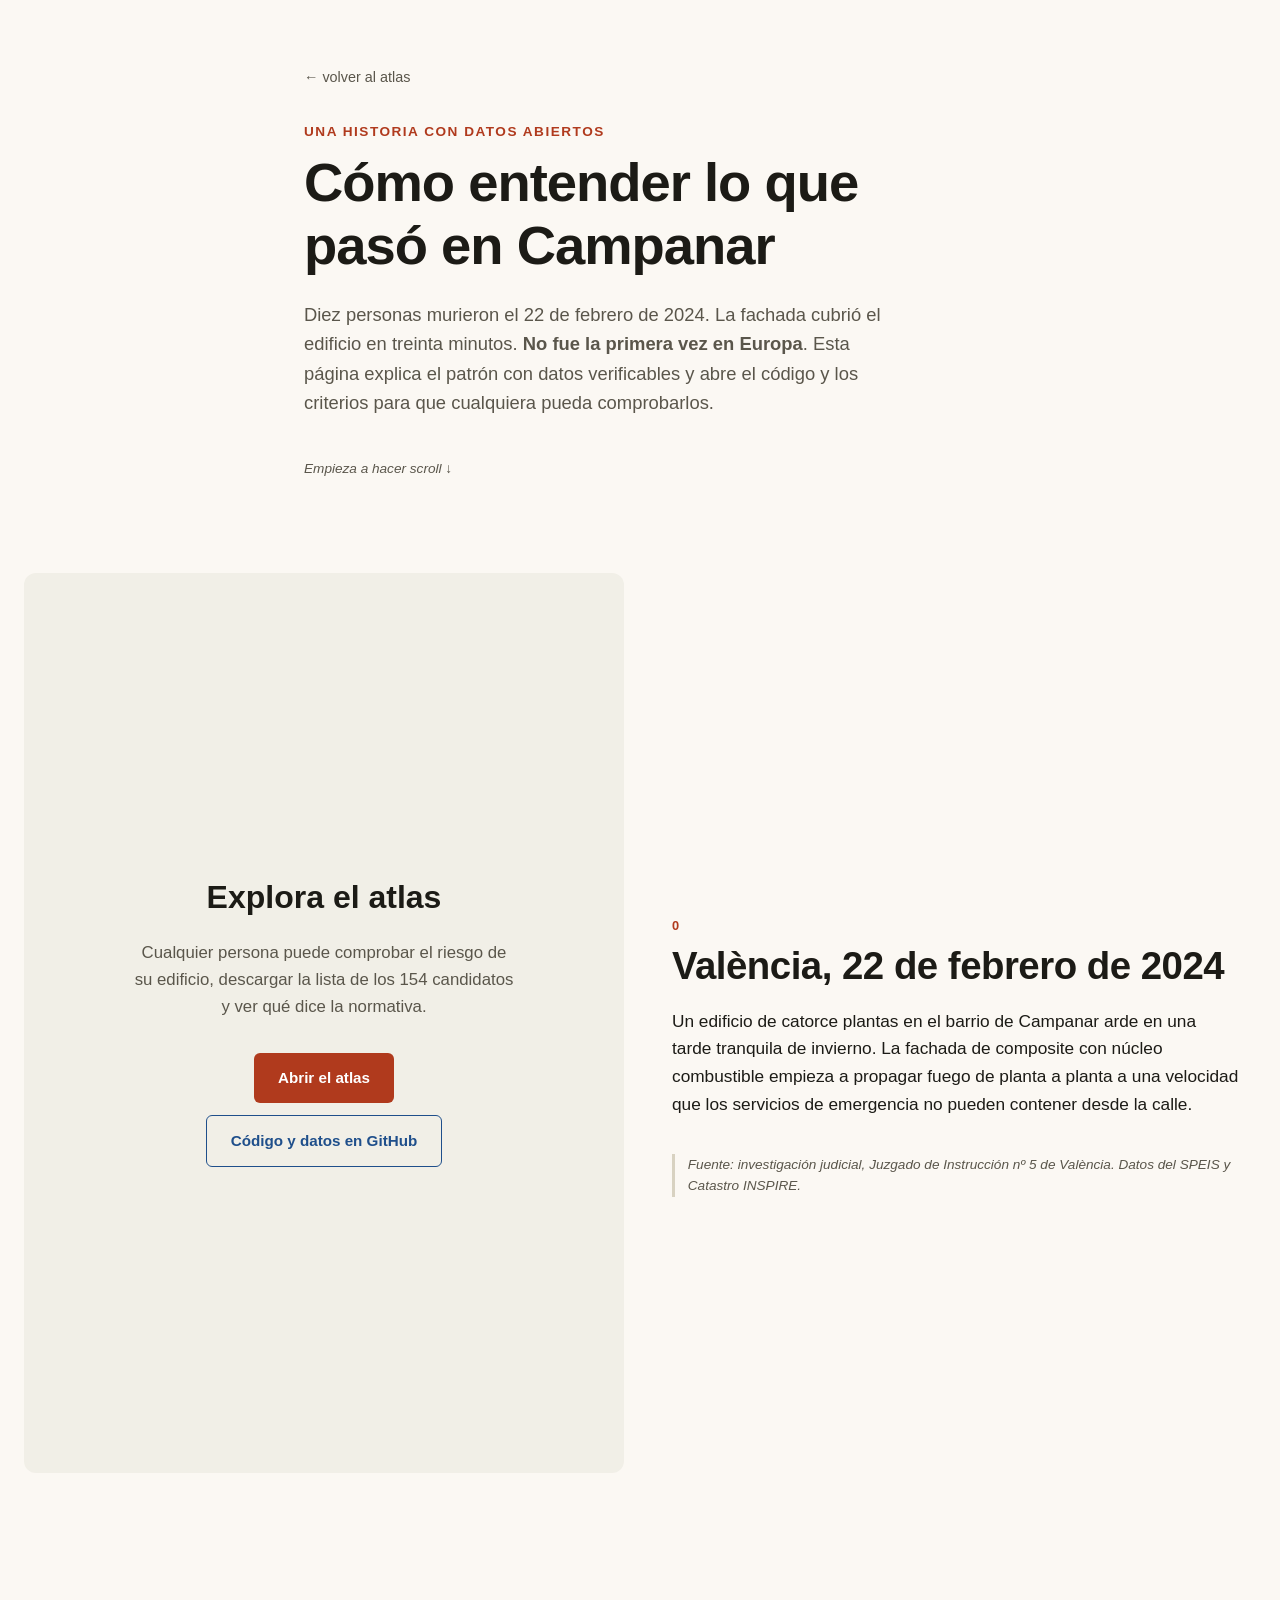
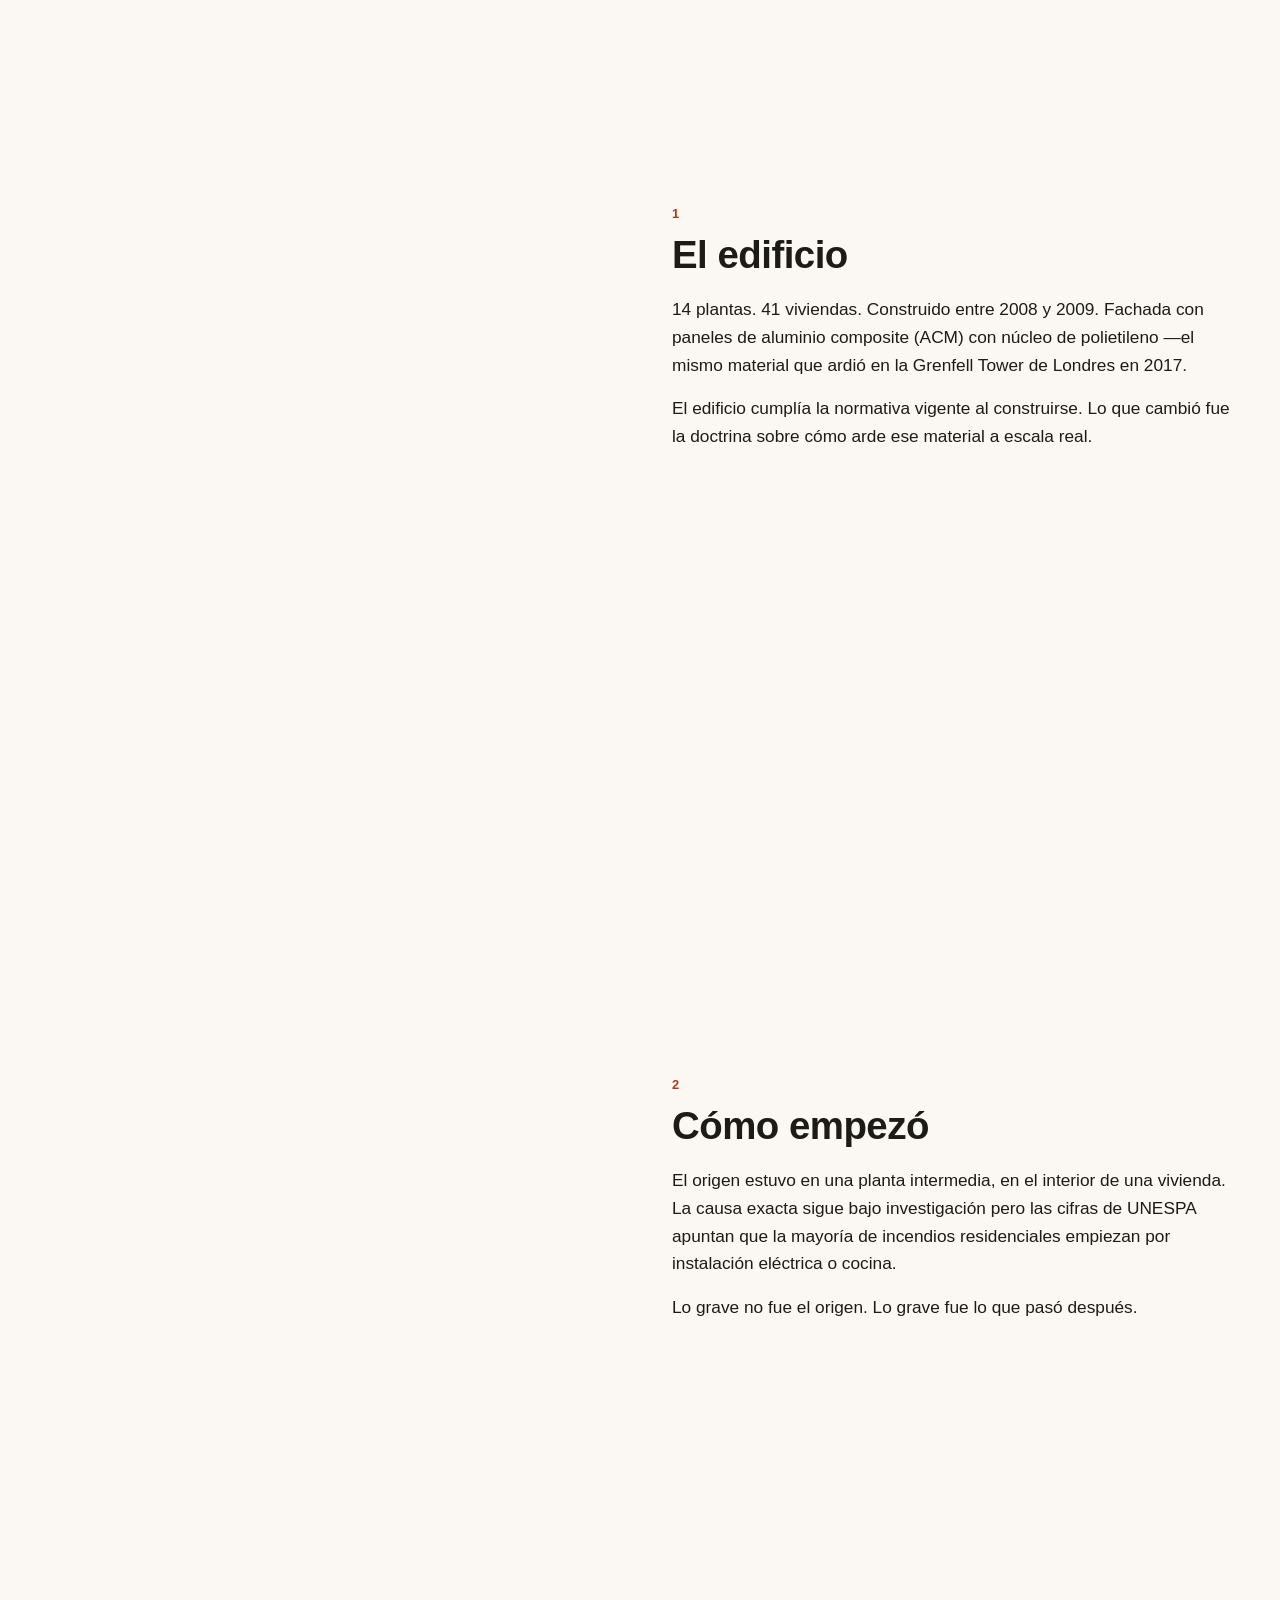
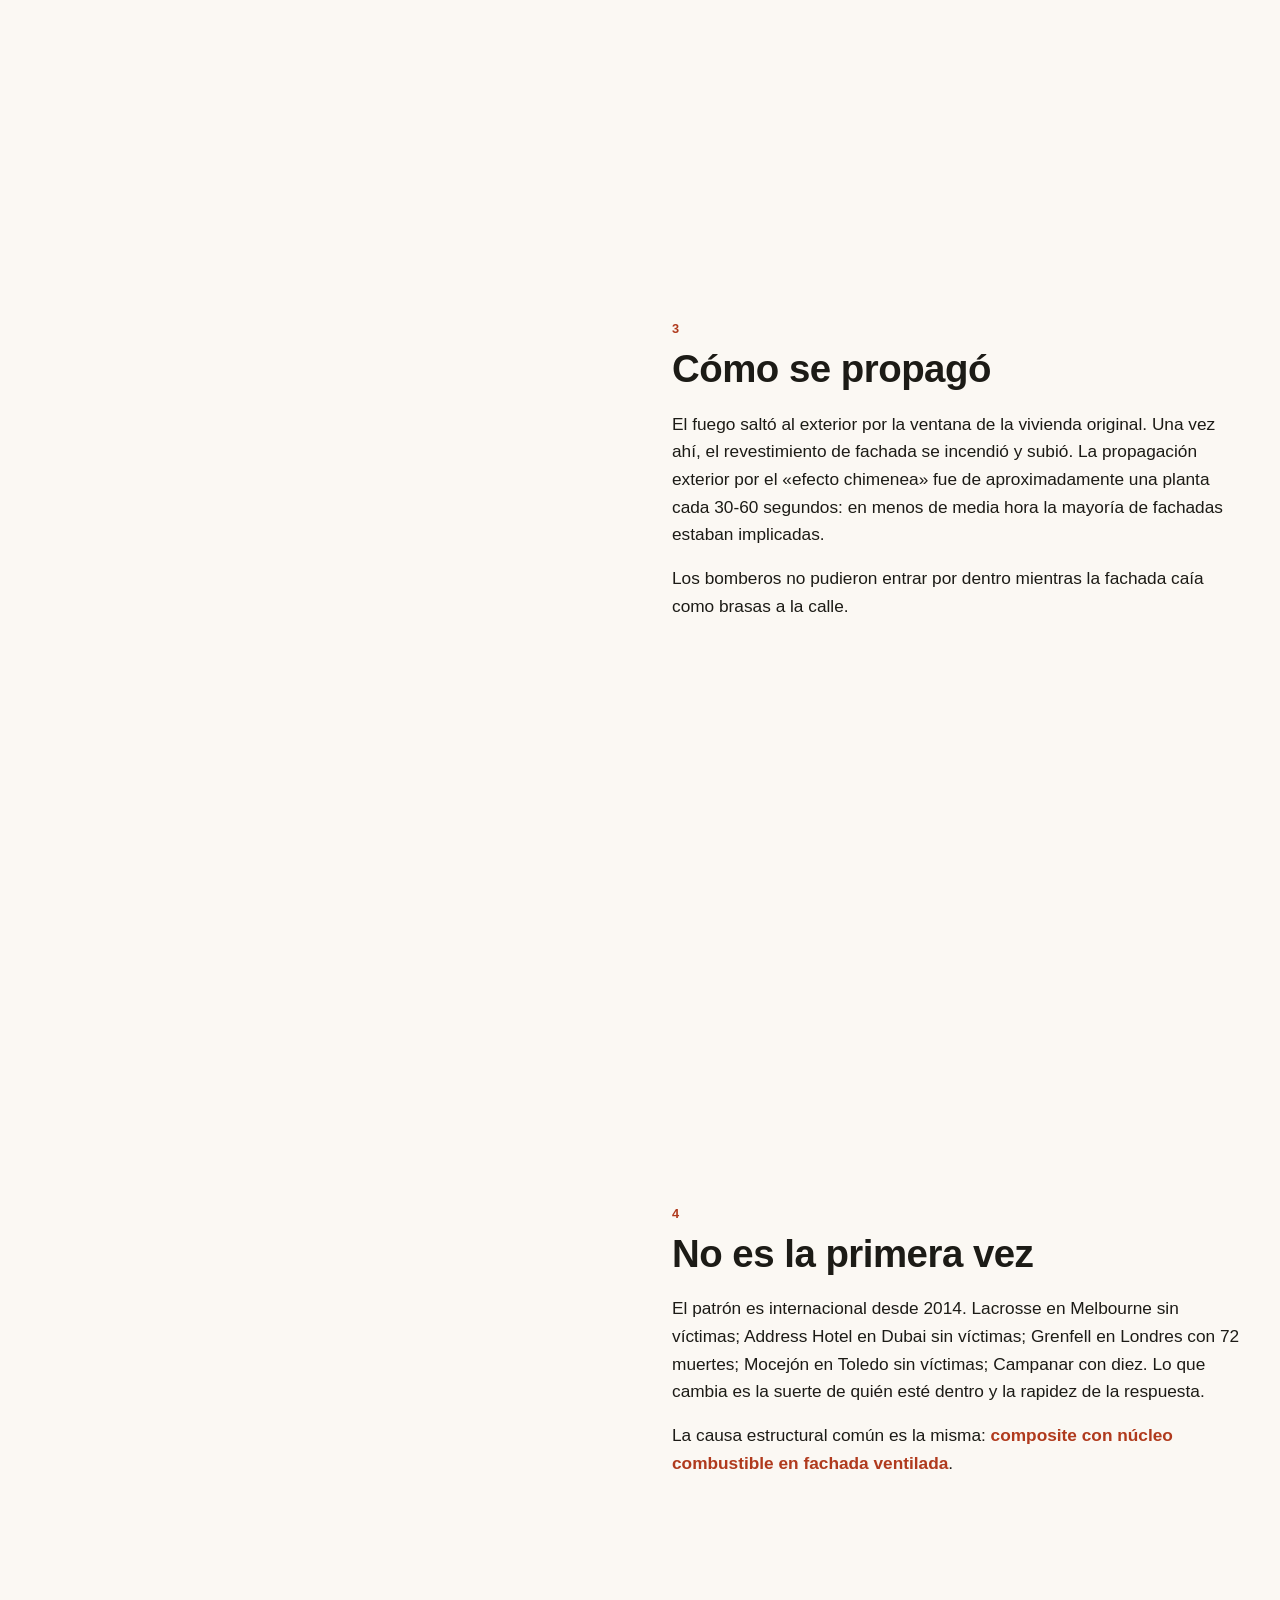
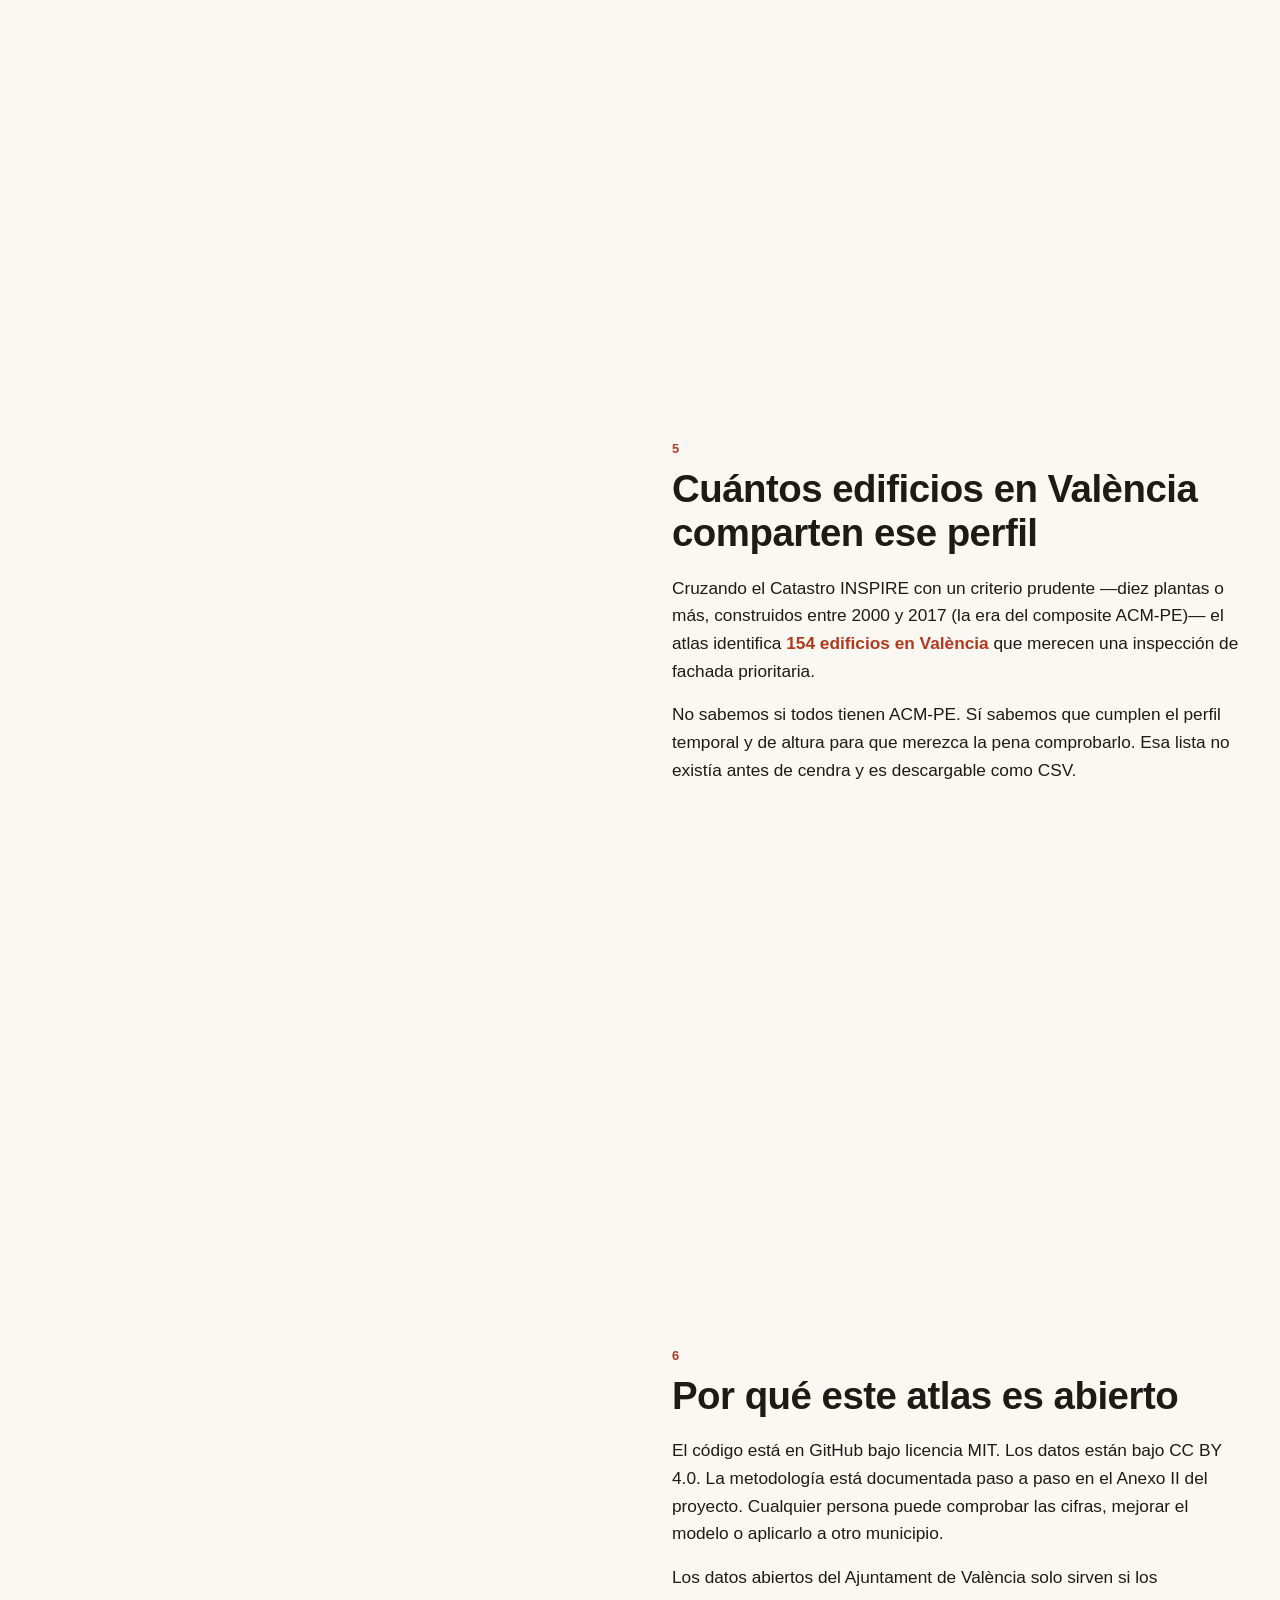
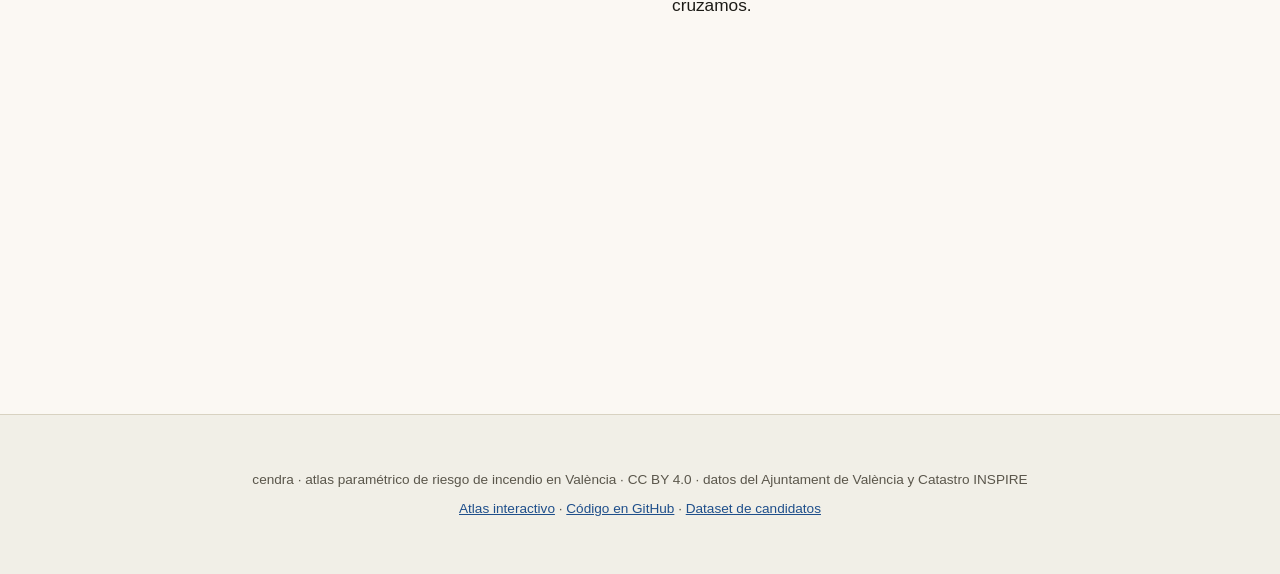
<file: web/historia.html>
<!DOCTYPE html>
<html lang="es">
<head>
<meta charset="UTF-8">
<meta name="viewport" content="width=device-width, initial-scale=1.0">
<title>cendra · qué pasó en Campanar y cómo entenderlo con datos</title>
<meta name="description" content="Scrollytelling: el incendio de Campanar paso a paso, los 154 edificios con perfil parecido en València y la cronología internacional de fachadas combustibles desde Lacrosse 2014 hasta hoy.">
<meta name="author" content="Iñaki Martín Sorribes">

<meta property="og:type" content="article">
<meta property="og:locale" content="es_ES">
<meta property="og:site_name" content="cendra · atlas de riesgo de incendio">
<meta property="og:title" content="Cómo entender Campanar con datos abiertos">
<meta property="og:description" content="El incendio paso a paso, el patrón internacional desde Grenfell, y los 154 edificios de València con perfil parecido. Una historia para leer haciendo scroll.">
<meta property="og:url" content="https://cendra.pages.dev/historia.html">
<meta property="og:image" content="https://cendra.pages.dev/og-image.png">

<link rel="icon" href="data:image/svg+xml,%3Csvg xmlns='http://www.w3.org/2000/svg' viewBox='0 0 100 100'%3E%3Crect width='100' height='100' rx='18' fill='%23fbf8f3'/%3E%3Cpath d='M50 16 L78 70 L22 70 Z' fill='%23b03a1d'/%3E%3Cpath d='M50 38 L66 64 L34 64 Z' fill='%23fbf8f3'/%3E%3C/svg%3E">
<link rel="stylesheet" href="historia.css?v=1">
</head>
<body>

<header class="hero-historia">
  <a href="index.html" class="volver">← volver al atlas</a>
  <p class="pretitulo">Una historia con datos abiertos</p>
  <h1>Cómo entender lo que pasó en Campanar</h1>
  <p class="subtitulo">Diez personas murieron el 22 de febrero de 2024. La fachada cubrió el edificio en treinta minutos. <strong>No fue la primera vez en Europa</strong>. Esta página explica el patrón con datos verificables y abre el código y los criterios para que cualquiera pueda comprobarlos.</p>
  <p class="cta-scroll">Empieza a hacer scroll ↓</p>
</header>

<!-- Contenedor scrollytelling: a la izquierda los pasos del relato,
     a la derecha el «escenario» fijo que va cambiando según el paso. -->
<section class="scrolly">
  <div class="escenario" id="escenario">
    <div class="escena escena-mapa activa" data-escena="0">
      <div class="mapa-mock"></div>
      <div class="ann">València</div>
    </div>

    <div class="escena escena-edificio" data-escena="1">
      <div class="edif-svg">
        <svg viewBox="0 0 200 320" width="100%" height="100%">
          <rect x="40" y="60" width="120" height="240" fill="#3a3530" stroke="#1c1b16" stroke-width="2"/>
          <g class="ventanas">
            <!-- 14 plantas x 4 ventanas -->
          </g>
          <text x="100" y="40" text-anchor="middle" font-size="14" fill="#1c1b16" font-weight="700">14 plantas · Campanar</text>
        </svg>
      </div>
    </div>

    <div class="escena escena-fuego" data-escena="2">
      <div class="edif-svg">
        <svg viewBox="0 0 200 320" width="100%" height="100%">
          <rect x="40" y="60" width="120" height="240" fill="#3a3530" stroke="#1c1b16" stroke-width="2"/>
          <rect x="40" y="220" width="120" height="80" fill="#b03a1d" opacity="0.9">
            <animate attributeName="opacity" values="0.6;1;0.7;1" dur="1.5s" repeatCount="indefinite"/>
          </rect>
          <text x="100" y="40" text-anchor="middle" font-size="13" fill="#1c1b16" font-weight="700">Origen: planta intermedia</text>
        </svg>
      </div>
    </div>

    <div class="escena escena-propaga" data-escena="3">
      <div class="edif-svg">
        <svg viewBox="0 0 200 320" width="100%" height="100%">
          <rect x="40" y="60" width="120" height="240" fill="#3a3530" stroke="#1c1b16" stroke-width="2"/>
          <rect x="40" y="60" width="120" height="240" fill="url(#fuego)" opacity="0.85"/>
          <defs>
            <linearGradient id="fuego" x1="0" y1="100%" x2="0" y2="0%">
              <stop offset="0%" stop-color="#b03a1d"/>
              <stop offset="50%" stop-color="#e57a37"/>
              <stop offset="100%" stop-color="#f5b400"/>
            </linearGradient>
          </defs>
          <text x="100" y="40" text-anchor="middle" font-size="13" fill="#1c1b16" font-weight="700">Fachada envuelta · 30 min</text>
        </svg>
      </div>
    </div>

    <div class="escena escena-cronologia" data-escena="4">
      <ol class="cronologia-svg">
        <li><span class="anyo">2014</span> Lacrosse · Melbourne · 0 muertes</li>
        <li><span class="anyo">2015</span> Address Hotel · Dubai · 0 muertes</li>
        <li class="grenfell"><span class="anyo">2017</span> Grenfell Tower · Londres · <strong>72 muertes</strong></li>
        <li><span class="anyo">2022</span> Mocejón · Toledo · 0 muertes</li>
        <li class="campanar"><span class="anyo">2024</span> Campanar · València · <strong>10 muertes</strong></li>
      </ol>
    </div>

    <div class="escena escena-mapa-154" data-escena="5">
      <div class="mapa-mock-154">
        <span class="cifra-grande">154</span>
        <span class="cifra-pie">edificios con perfil parecido</span>
      </div>
    </div>

    <div class="escena escena-cta" data-escena="6">
      <div class="cta-final">
        <h2>Explora el atlas</h2>
        <p>Cualquier persona puede comprobar el riesgo de su edificio, descargar la lista de los 154 candidatos y ver qué dice la normativa.</p>
        <a class="boton-cta" href="index.html">Abrir el atlas</a>
        <a class="boton-cta-sec" href="https://github.com/imartinsorribes/cendra" target="_blank" rel="noopener">Código y datos en GitHub</a>
      </div>
    </div>
  </div>

  <div class="texto">
    <div class="paso" data-paso="0">
      <p class="numero">0</p>
      <h2>València, 22 de febrero de 2024</h2>
      <p>Un edificio de catorce plantas en el barrio de Campanar arde en una tarde tranquila de invierno. La fachada de composite con núcleo combustible empieza a propagar fuego de planta a planta a una velocidad que los servicios de emergencia no pueden contener desde la calle.</p>
      <p class="fuente">Fuente: investigación judicial, Juzgado de Instrucción nº 5 de València. Datos del SPEIS y Catastro INSPIRE.</p>
    </div>

    <div class="paso" data-paso="1">
      <p class="numero">1</p>
      <h2>El edificio</h2>
      <p>14 plantas. 41 viviendas. Construido entre 2008 y 2009. Fachada con paneles de aluminio composite (ACM) con núcleo de polietileno —el mismo material que ardió en la Grenfell Tower de Londres en 2017.</p>
      <p>El edificio cumplía la normativa vigente al construirse. Lo que cambió fue la doctrina sobre cómo arde ese material a escala real.</p>
    </div>

    <div class="paso" data-paso="2">
      <p class="numero">2</p>
      <h2>Cómo empezó</h2>
      <p>El origen estuvo en una planta intermedia, en el interior de una vivienda. La causa exacta sigue bajo investigación pero las cifras de UNESPA apuntan que la mayoría de incendios residenciales empiezan por instalación eléctrica o cocina.</p>
      <p>Lo grave no fue el origen. Lo grave fue lo que pasó después.</p>
    </div>

    <div class="paso" data-paso="3">
      <p class="numero">3</p>
      <h2>Cómo se propagó</h2>
      <p>El fuego saltó al exterior por la ventana de la vivienda original. Una vez ahí, el revestimiento de fachada se incendió y subió. La propagación exterior por el «efecto chimenea» fue de aproximadamente una planta cada 30-60 segundos: en menos de media hora la mayoría de fachadas estaban implicadas.</p>
      <p>Los bomberos no pudieron entrar por dentro mientras la fachada caía como brasas a la calle.</p>
    </div>

    <div class="paso" data-paso="4">
      <p class="numero">4</p>
      <h2>No es la primera vez</h2>
      <p>El patrón es internacional desde 2014. Lacrosse en Melbourne sin víctimas; Address Hotel en Dubai sin víctimas; Grenfell en Londres con 72 muertes; Mocejón en Toledo sin víctimas; Campanar con diez. Lo que cambia es la suerte de quién esté dentro y la rapidez de la respuesta.</p>
      <p>La causa estructural común es la misma: <strong>composite con núcleo combustible en fachada ventilada</strong>.</p>
    </div>

    <div class="paso" data-paso="5">
      <p class="numero">5</p>
      <h2>Cuántos edificios en València comparten ese perfil</h2>
      <p>Cruzando el Catastro INSPIRE con un criterio prudente —diez plantas o más, construidos entre 2000 y 2017 (la era del composite ACM-PE)— el atlas identifica <strong>154 edificios en València</strong> que merecen una inspección de fachada prioritaria.</p>
      <p>No sabemos si todos tienen ACM-PE. Sí sabemos que cumplen el perfil temporal y de altura para que merezca la pena comprobarlo. Esa lista no existía antes de cendra y es descargable como CSV.</p>
    </div>

    <div class="paso" data-paso="6">
      <p class="numero">6</p>
      <h2>Por qué este atlas es abierto</h2>
      <p>El código está en GitHub bajo licencia MIT. Los datos están bajo CC BY 4.0. La metodología está documentada paso a paso en el Anexo II del proyecto. Cualquier persona puede comprobar las cifras, mejorar el modelo o aplicarlo a otro municipio.</p>
      <p>Los datos abiertos del Ajuntament de València solo sirven si los cruzamos.</p>
    </div>
  </div>
</section>

<footer class="footer-historia">
  <p>cendra · atlas paramétrico de riesgo de incendio en València · CC BY 4.0 · datos del Ajuntament de València y Catastro INSPIRE</p>
  <p><a href="index.html">Atlas interactivo</a> · <a href="https://github.com/imartinsorribes/cendra" target="_blank" rel="noopener">Código en GitHub</a> · <a href="data/candidatos_campanar_completo.json" target="_blank" rel="noopener">Dataset de candidatos</a></p>
</footer>

<script src="historia.js?v=1"></script>
</body>
</html>
</file>
<file: web/historia.css>
/* historia.css · Scrollytelling de Campanar */

:root {
  --bg: #fbf8f3;
  --bg-panel: #f1efe7;
  --texto: #1c1b16;
  --acento: #b03a1d;
  --azul: #1f4f8b;
  --linea: #d8d2c1;
  --ceniza: #5a564b;
}

* { box-sizing: border-box; }

html, body {
  margin: 0;
  padding: 0;
  background: var(--bg);
  color: var(--texto);
  font-family: -apple-system, BlinkMacSystemFont, "Segoe UI", Roboto, sans-serif;
  font-size: 16px;
  line-height: 1.6;
}

a { color: var(--azul); }

/* === Hero === */

.hero-historia {
  max-width: 720px;
  margin: 0 auto;
  padding: 4rem 1.5rem 5rem;
  text-align: left;
}

.volver {
  font-size: 0.9rem;
  color: var(--ceniza);
  text-decoration: none;
  display: inline-block;
  margin-bottom: 2rem;
}
.volver:hover { color: var(--acento); }

.pretitulo {
  font-size: 0.85rem;
  text-transform: uppercase;
  letter-spacing: 1.5px;
  color: var(--acento);
  font-weight: 700;
  margin: 0 0 0.6rem;
}

.hero-historia h1 {
  font-size: clamp(2rem, 5vw, 3.4rem);
  line-height: 1.15;
  font-weight: 800;
  margin: 0 0 1.4rem;
  letter-spacing: -1px;
}

.subtitulo {
  font-size: 1.15rem;
  color: var(--ceniza);
  max-width: 600px;
  margin: 0 0 2.5rem;
}

.cta-scroll {
  font-size: 0.85rem;
  color: var(--ceniza);
  font-style: italic;
}

/* === Scrollytelling === */

.scrolly {
  display: grid;
  grid-template-columns: 1fr 1fr;
  gap: 0;
  max-width: 1280px;
  margin: 0 auto;
  padding: 0 1.5rem 5rem;
}

.escenario {
  position: sticky;
  top: 0;
  height: 100vh;
  display: flex;
  align-items: center;
  justify-content: center;
  background: var(--bg-panel);
  border-radius: 12px;
  margin-right: 1rem;
  overflow: hidden;
}

.escena {
  position: absolute;
  inset: 0;
  display: flex;
  align-items: center;
  justify-content: center;
  opacity: 0;
  transform: translateY(20px);
  transition: opacity 0.6s ease, transform 0.6s ease;
  padding: 2rem;
}

.escena.activa {
  opacity: 1;
  transform: translateY(0);
}

.texto {
  padding: 4rem 0 0 1rem;
}

.paso {
  min-height: 95vh;
  display: flex;
  flex-direction: column;
  justify-content: center;
  padding: 2rem 1rem;
  margin-bottom: 1rem;
}

.paso .numero {
  font-size: 0.8rem;
  font-weight: 700;
  color: var(--acento);
  letter-spacing: 2px;
  text-transform: uppercase;
  margin: 0 0 0.5rem;
}

.paso h2 {
  font-size: clamp(1.5rem, 3.5vw, 2.4rem);
  font-weight: 800;
  line-height: 1.15;
  margin: 0 0 1.2rem;
  letter-spacing: -0.5px;
}

.paso p {
  font-size: 1.08rem;
  margin: 0 0 1rem;
  color: var(--texto);
}

.paso p strong {
  color: var(--acento);
  font-weight: 700;
}

.paso .fuente {
  font-size: 0.85rem;
  color: var(--ceniza);
  font-style: italic;
  border-left: 3px solid var(--linea);
  padding-left: 0.8rem;
  margin-top: 1.2rem;
}

/* === Escenas individuales === */

.mapa-mock {
  width: 80%;
  max-width: 380px;
  aspect-ratio: 1;
  background:
    radial-gradient(ellipse at 60% 50%, #f5b400 0%, transparent 30%),
    radial-gradient(ellipse at 35% 60%, #e57a37 0%, transparent 25%),
    radial-gradient(ellipse at 50% 35%, #6e9d4c 0%, transparent 35%),
    var(--bg-panel);
  border-radius: 12px;
  border: 1px solid var(--linea);
  position: relative;
}

.ann {
  position: absolute;
  top: 50%; left: 50%;
  transform: translate(-50%, -50%);
  font-weight: 800;
  font-size: 1.4rem;
  color: var(--texto);
  background: rgba(251, 248, 243, 0.9);
  padding: 0.4rem 1rem;
  border-radius: 8px;
}

.edif-svg {
  width: 60%;
  max-width: 280px;
  height: 80%;
}

.cronologia-svg {
  list-style: none;
  padding: 0;
  margin: 0;
  font-size: 1.05rem;
  width: 80%;
  max-width: 420px;
}

.cronologia-svg li {
  padding: 0.7rem 1rem;
  margin: 0.4rem 0;
  background: var(--bg);
  border-left: 4px solid var(--linea);
  border-radius: 4px;
  display: flex;
  align-items: baseline;
  gap: 0.8rem;
}

.cronologia-svg li.grenfell { border-left-color: var(--acento); }
.cronologia-svg li.campanar {
  border-left-color: var(--acento);
  background: rgba(176, 58, 29, 0.08);
  font-weight: 600;
}
.cronologia-svg .anyo {
  font-weight: 800;
  color: var(--acento);
  min-width: 3rem;
}

.mapa-mock-154 {
  display: flex;
  flex-direction: column;
  align-items: center;
  text-align: center;
  background:
    radial-gradient(circle at 30% 50%, #b03a1d 0%, transparent 12%),
    radial-gradient(circle at 60% 30%, #b03a1d 0%, transparent 12%),
    radial-gradient(circle at 50% 60%, #b03a1d 0%, transparent 12%),
    radial-gradient(circle at 70% 70%, #b03a1d 0%, transparent 12%),
    radial-gradient(circle at 25% 25%, #b03a1d 0%, transparent 10%),
    radial-gradient(circle at 80% 50%, #b03a1d 0%, transparent 10%),
    radial-gradient(circle at 45% 80%, #b03a1d 0%, transparent 12%),
    var(--bg-panel);
  width: 80%;
  max-width: 420px;
  aspect-ratio: 1;
  border-radius: 12px;
  border: 1px solid var(--linea);
  justify-content: center;
}

.cifra-grande {
  font-size: clamp(4.5rem, 12vw, 7.5rem);
  font-weight: 900;
  color: var(--acento);
  line-height: 1;
  letter-spacing: -3px;
}

.cifra-pie {
  font-size: 1rem;
  color: var(--texto);
  margin-top: 0.4rem;
  font-weight: 600;
  background: rgba(251, 248, 243, 0.95);
  padding: 0.2rem 0.7rem;
  border-radius: 6px;
}

.cta-final {
  text-align: center;
  max-width: 380px;
}

.cta-final h2 {
  font-size: 2rem;
  font-weight: 800;
  margin: 0 0 1rem;
}

.cta-final p {
  font-size: 1.05rem;
  color: var(--ceniza);
  margin-bottom: 1.6rem;
}

.boton-cta, .boton-cta-sec {
  display: inline-block;
  margin: 0.4rem 0.3rem;
  padding: 0.8rem 1.5rem;
  border-radius: 6px;
  text-decoration: none;
  font-weight: 700;
  font-size: 0.95rem;
}

.boton-cta {
  background: var(--acento);
  color: white;
}
.boton-cta:hover { background: #8a2e16; }

.boton-cta-sec {
  background: transparent;
  color: var(--azul);
  border: 1.5px solid var(--azul);
}
.boton-cta-sec:hover { background: var(--azul); color: white; }

/* === Footer === */

.footer-historia {
  padding: 3rem 1.5rem;
  text-align: center;
  font-size: 0.85rem;
  color: var(--ceniza);
  border-top: 1px solid var(--linea);
  background: var(--bg-panel);
}
.footer-historia p { margin: 0.4rem 0; }

/* === Móvil: el escenario va arriba pequeño y los textos debajo === */

@media (max-width: 800px) {
  .scrolly {
    grid-template-columns: 1fr;
    padding: 0 1rem 3rem;
  }
  .escenario {
    height: 40vh;
    margin-right: 0;
    margin-bottom: 1rem;
    top: 0;
  }
  .texto { padding: 2rem 0 0; }
  .paso { min-height: 70vh; }
  .hero-historia { padding: 2.5rem 1rem 3rem; }
}
</file>
